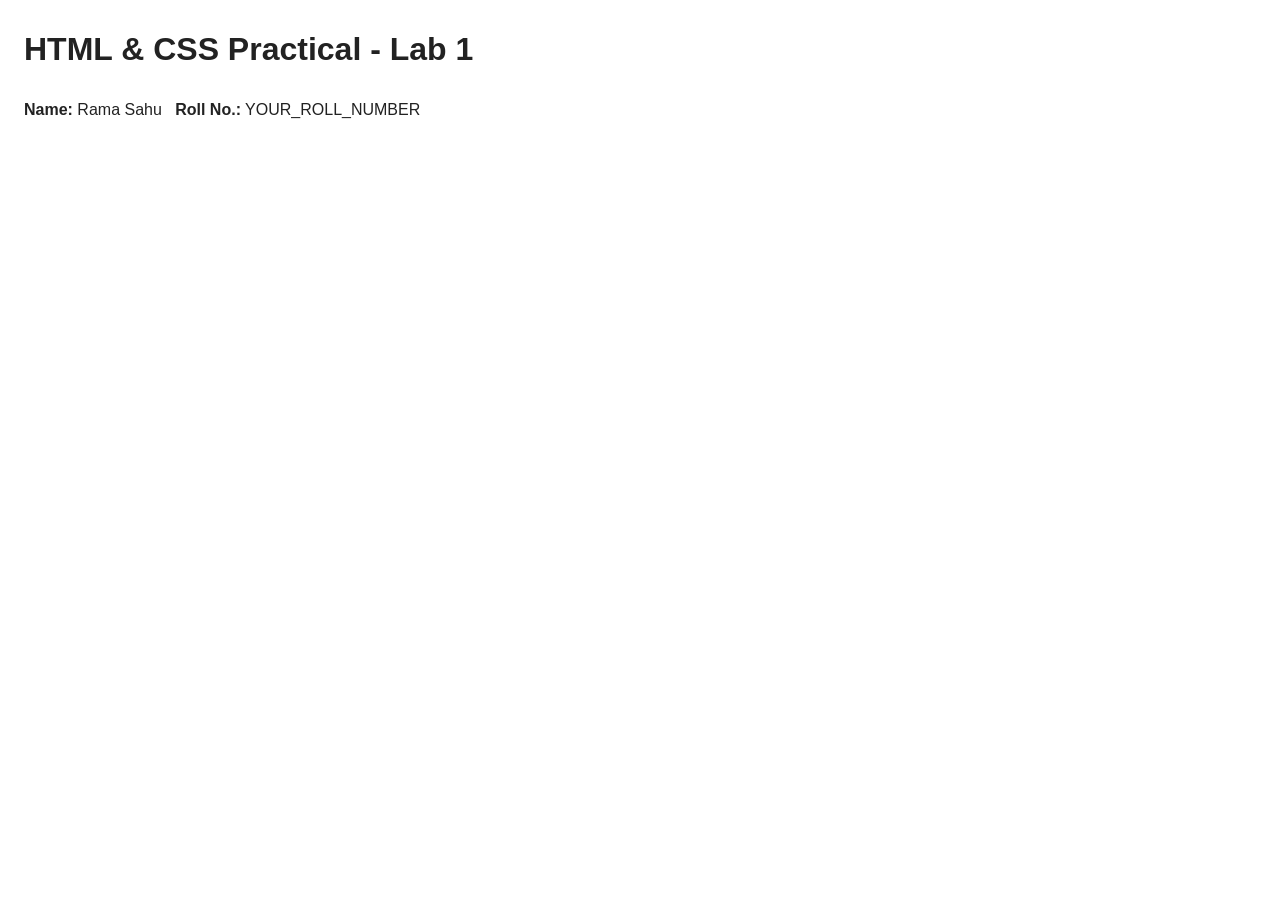
<file: Lab1/index.html>
<!DOCTYPE html>
<html lang="en">
<head>
  <meta charset="UTF-8">
  <meta name="viewport" content="width=device-width, initial-scale=1.0">
  <title>HTML & CSS Practical - Lab 1</title>
  <link rel="stylesheet" href="style.css">
  <style>
    body { font-family: Arial, sans-serif; line-height: 1.6; margin: 24px; color: #222; }
    .practical-task { padding: 18px; margin: 18px 0; border: 1px solid #d5dbe3; border-radius: 10px; }
    .practical-task h2 { color: #1d3557; }
    img { max-width: 100%; }
    table { border-collapse: collapse; }
    th, td { padding: 8px 12px; }
  </style>
</head>
<body>
  <header>
    <h1>HTML & CSS Practical - Lab 1</h1>
    <p><strong>Name:</strong> Rama Sahu &nbsp; <strong>Roll No.:</strong> YOUR_ROLL_NUMBER</p>
  </header>

</body>
</html>
</file>
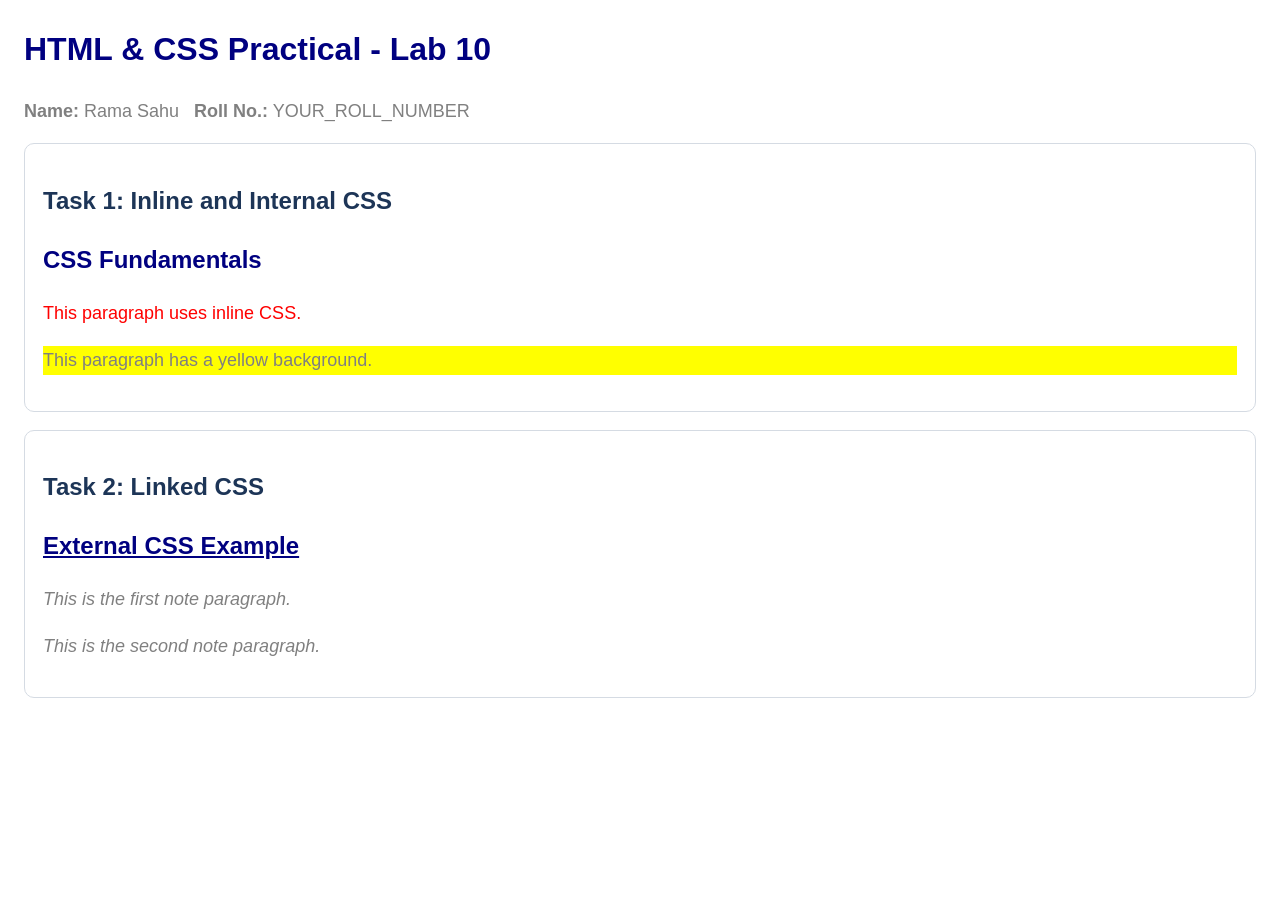
<file: Lab10/index.html>
<!DOCTYPE html>
<html lang="en">
<head>
  <meta charset="UTF-8">
  <meta name="viewport" content="width=device-width, initial-scale=1.0">
  <title>HTML & CSS Practical - Lab 10</title>
  <link rel="stylesheet" href="style.css">
  <style>
    body { font-family: Arial, sans-serif; line-height: 1.6; margin: 24px; color: #222; }
    .practical-task { padding: 18px; margin: 18px 0; border: 1px solid #d5dbe3; border-radius: 10px; }
    .practical-task h2 { color: #1d3557; }
    img { max-width: 100%; }
    table { border-collapse: collapse; }
    th, td { padding: 8px 12px; }
  </style>
</head>
<body>
  <header>
    <h1>HTML & CSS Practical - Lab 10</h1>
    <p><strong>Name:</strong> Rama Sahu &nbsp; <strong>Roll No.:</strong> YOUR_ROLL_NUMBER</p>
  </header>

  <section class="practical-task" id="task-1">
    <h2>Task 1: Inline and Internal CSS</h2>
    <h1>CSS Fundamentals</h1>
  <p style="color: red;">This paragraph uses inline CSS.</p>
  <p class="highlight">This paragraph has a yellow background.</p>
  </section>

  <section class="practical-task" id="task-2">
    <h2>Task 2: Linked CSS</h2>
    <h1 id="title">External CSS Example</h1>
  <p class="note">This is the first note paragraph.</p>
  <p class="note">This is the second note paragraph.</p>
  </section>
</body>
</html>
</file>
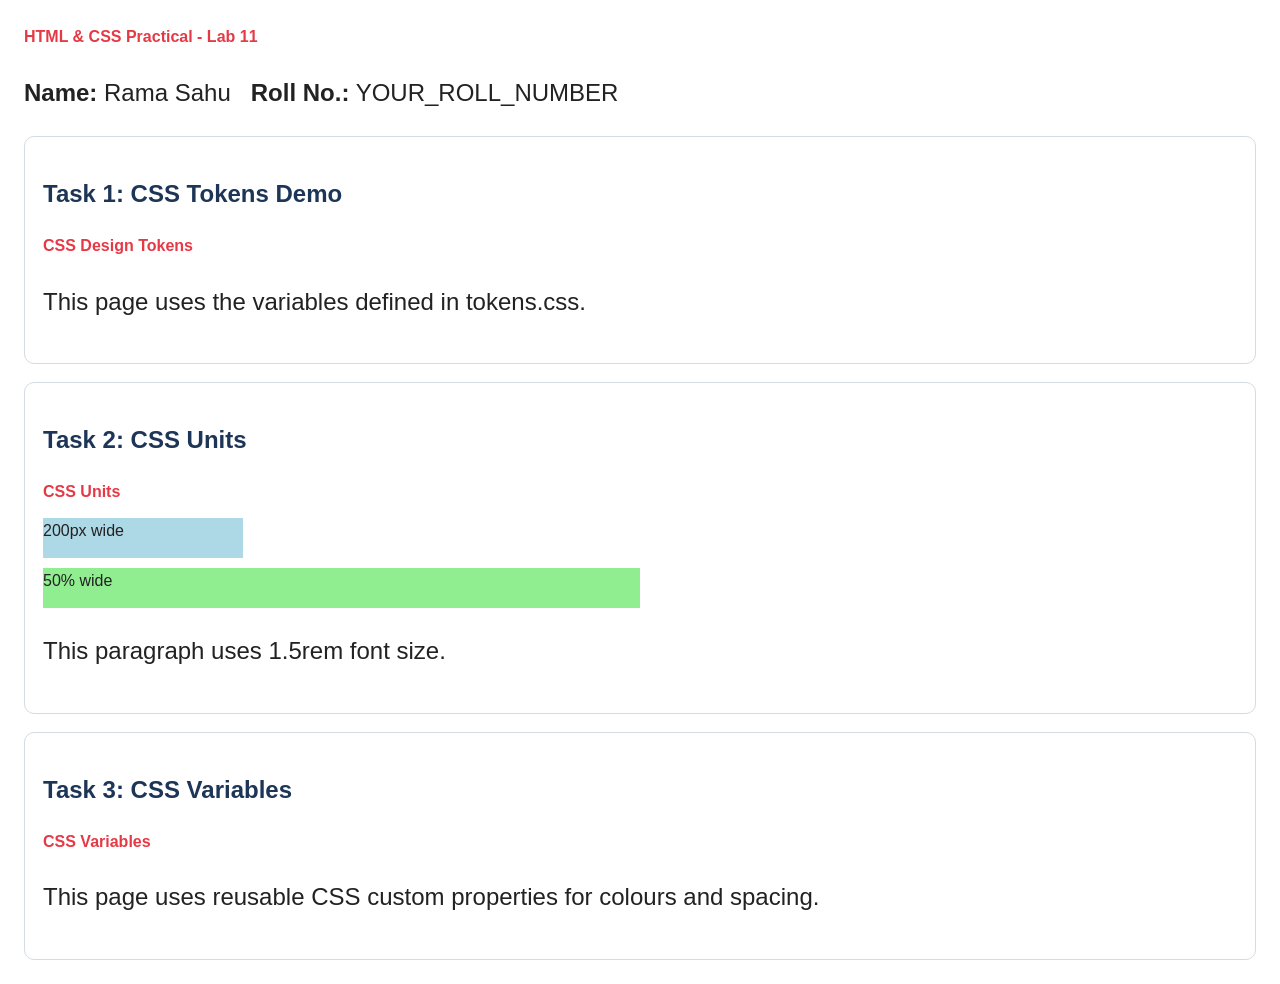
<file: Lab11/index.html>
<!DOCTYPE html>
<html lang="en">
<head>
  <meta charset="UTF-8">
  <meta name="viewport" content="width=device-width, initial-scale=1.0">
  <title>HTML & CSS Practical - Lab 11</title>
  <link rel="stylesheet" href="style.css">
  <style>
    body { font-family: Arial, sans-serif; line-height: 1.6; margin: 24px; color: #222; }
    .practical-task { padding: 18px; margin: 18px 0; border: 1px solid #d5dbe3; border-radius: 10px; }
    .practical-task h2 { color: #1d3557; }
    img { max-width: 100%; }
    table { border-collapse: collapse; }
    th, td { padding: 8px 12px; }
  </style>
</head>
<body>
  <header>
    <h1>HTML & CSS Practical - Lab 11</h1>
    <p><strong>Name:</strong> Rama Sahu &nbsp; <strong>Roll No.:</strong> YOUR_ROLL_NUMBER</p>
  </header>

  <section class="practical-task" id="task-1">
    <h2>Task 1: CSS Tokens Demo</h2>
    <h1>CSS Design Tokens</h1>
  <p>This page uses the variables defined in tokens.css.</p>
  </section>

  <section class="practical-task" id="task-2">
    <h2>Task 2: CSS Units</h2>
    <h1>CSS Units</h1>
  <div class="pixel-box">200px wide</div>
  <div class="percent-box">50% wide</div>
  <p>This paragraph uses 1.5rem font size.</p>
  </section>

  <section class="practical-task" id="task-3">
    <h2>Task 3: CSS Variables</h2>
    <h1>CSS Variables</h1>
  <p>This page uses reusable CSS custom properties for colours and spacing.</p>
  </section>
</body>
</html>
</file>
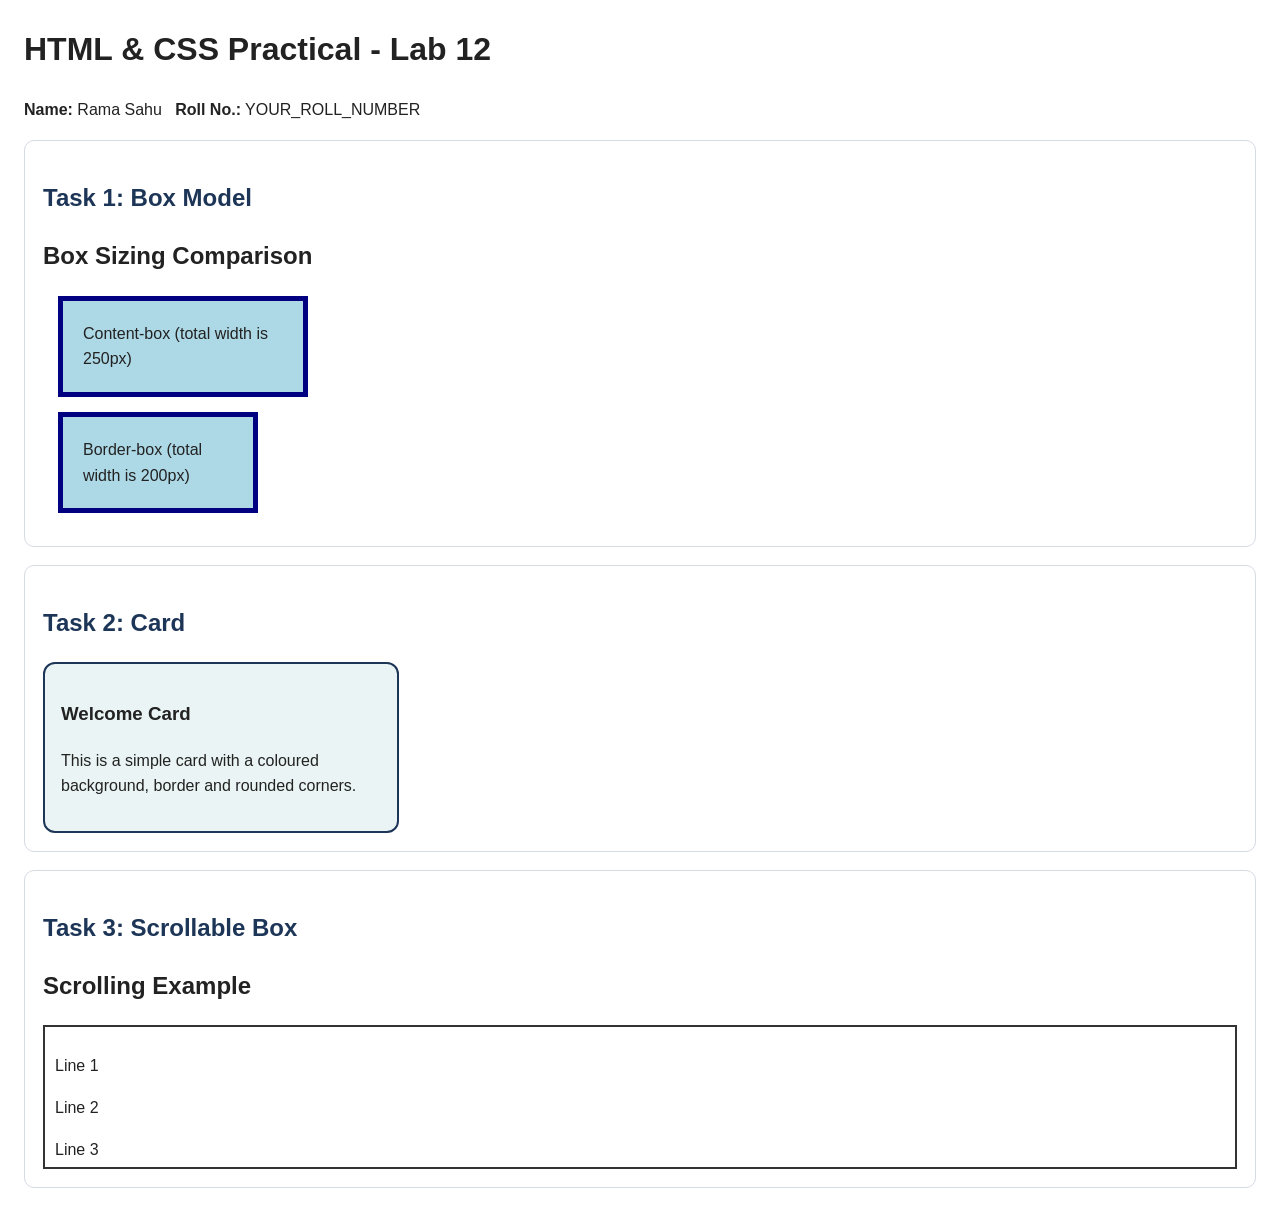
<file: Lab12/index.html>
<!DOCTYPE html>
<html lang="en">
<head>
  <meta charset="UTF-8">
  <meta name="viewport" content="width=device-width, initial-scale=1.0">
  <title>HTML & CSS Practical - Lab 12</title>
  <link rel="stylesheet" href="style.css">
  <style>
    body { font-family: Arial, sans-serif; line-height: 1.6; margin: 24px; color: #222; }
    .practical-task { padding: 18px; margin: 18px 0; border: 1px solid #d5dbe3; border-radius: 10px; }
    .practical-task h2 { color: #1d3557; }
    img { max-width: 100%; }
    table { border-collapse: collapse; }
    th, td { padding: 8px 12px; }
  </style>
</head>
<body>
  <header>
    <h1>HTML & CSS Practical - Lab 12</h1>
    <p><strong>Name:</strong> Rama Sahu &nbsp; <strong>Roll No.:</strong> YOUR_ROLL_NUMBER</p>
  </header>

  <section class="practical-task" id="task-1">
    <h2>Task 1: Box Model</h2>
    <h1>Box Sizing Comparison</h1>
  <div class="box content-box">Content-box (total width is 250px)</div>
  <div class="box border-box">Border-box (total width is 200px)</div>
  </section>

  <section class="practical-task" id="task-2">
    <h2>Task 2: Card</h2>
    <div class="card">
    <h3>Welcome Card</h3>
    <p>This is a simple card with a coloured background, border and rounded corners.</p>
  </div>
  </section>

  <section class="practical-task" id="task-3">
    <h2>Task 3: Scrollable Box</h2>
    <h1>Scrolling Example</h1>
  <div class="scroll-box">
    <p>Line 1</p>
    <p>Line 2</p>
    <p>Line 3</p>
    <p>Line 4</p>
    <p>Line 5</p>
  </div>
  </section>
</body>
</html>
</file>
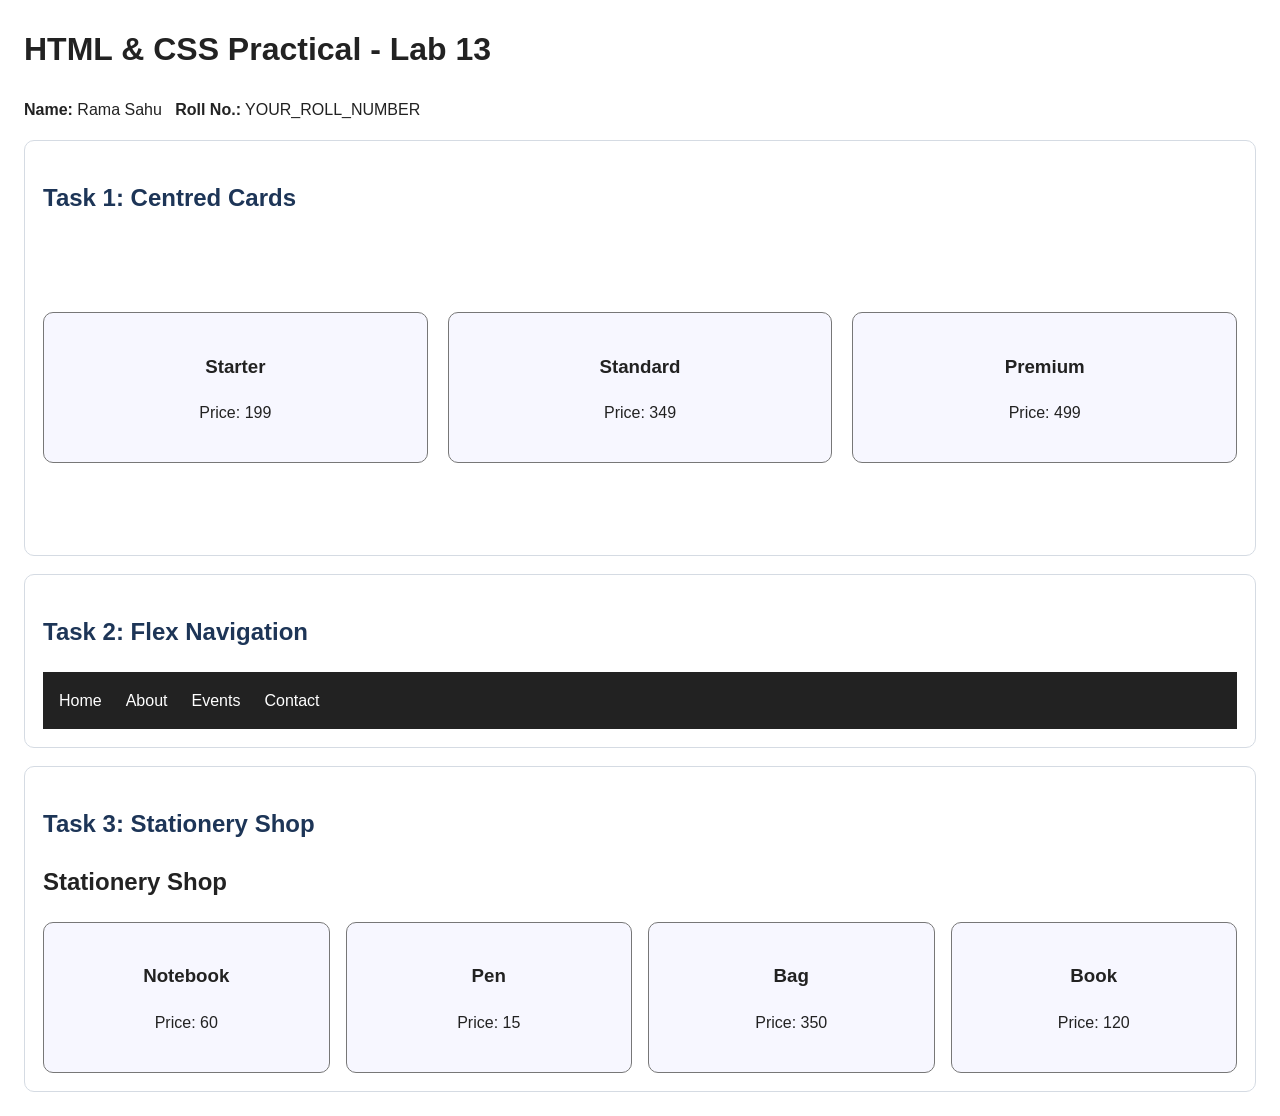
<file: Lab13/index.html>
<!DOCTYPE html>
<html lang="en">
<head>
  <meta charset="UTF-8">
  <meta name="viewport" content="width=device-width, initial-scale=1.0">
  <title>HTML & CSS Practical - Lab 13</title>
  <link rel="stylesheet" href="style.css">
  <style>
    body { font-family: Arial, sans-serif; line-height: 1.6; margin: 24px; color: #222; }
    .practical-task { padding: 18px; margin: 18px 0; border: 1px solid #d5dbe3; border-radius: 10px; }
    .practical-task h2 { color: #1d3557; }
    img { max-width: 100%; }
    table { border-collapse: collapse; }
    th, td { padding: 8px 12px; }
  </style>
</head>
<body>
  <header>
    <h1>HTML & CSS Practical - Lab 13</h1>
    <p><strong>Name:</strong> Rama Sahu &nbsp; <strong>Roll No.:</strong> YOUR_ROLL_NUMBER</p>
  </header>

  <section class="practical-task" id="task-1">
    <h2>Task 1: Centred Cards</h2>
    <div class="row">
    <div class="card"><h3>Starter</h3><p>Price: 199</p></div>
    <div class="card"><h3>Standard</h3><p>Price: 349</p></div>
    <div class="card"><h3>Premium</h3><p>Price: 499</p></div>
  </div>
  </section>

  <section class="practical-task" id="task-2">
    <h2>Task 2: Flex Navigation</h2>
    <nav>
    <a href="#home">Home</a><a href="#about">About</a><a href="#events">Events</a><a href="#contact">Contact</a>
  </nav>
  </section>

  <section class="practical-task" id="task-3">
    <h2>Task 3: Stationery Shop</h2>
    <h1>Stationery Shop</h1>
  <div class="cards">
    <div class="card"><h3>Notebook</h3><p>Price: 60</p></div>
    <div class="card"><h3>Pen</h3><p>Price: 15</p></div>
    <div class="card"><h3>Bag</h3><p>Price: 350</p></div>
    <div class="card"><h3>Book</h3><p>Price: 120</p></div>
  </div>
  </section>
</body>
</html>
</file>
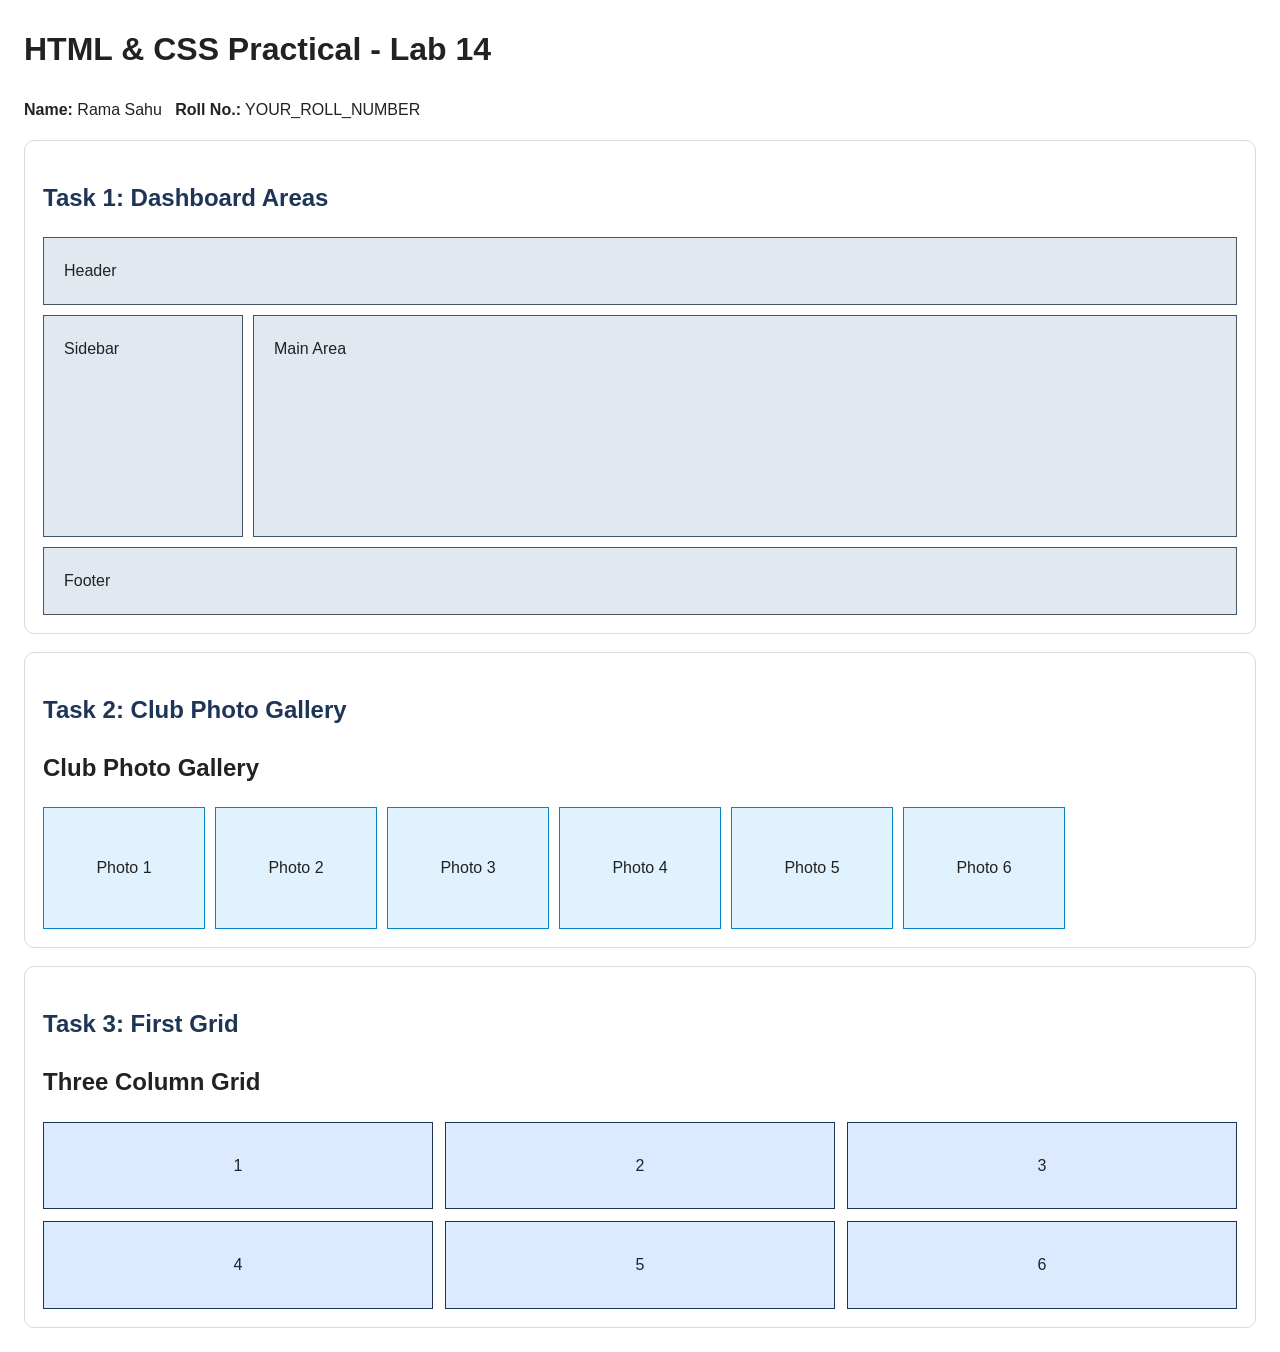
<file: Lab14/index.html>
<!DOCTYPE html>
<html lang="en">
<head>
  <meta charset="UTF-8">
  <meta name="viewport" content="width=device-width, initial-scale=1.0">
  <title>HTML & CSS Practical - Lab 14</title>
  <link rel="stylesheet" href="style.css">
  <style>
    body { font-family: Arial, sans-serif; line-height: 1.6; margin: 24px; color: #222; }
    .practical-task { padding: 18px; margin: 18px 0; border: 1px solid #d5dbe3; border-radius: 10px; }
    .practical-task h2 { color: #1d3557; }
    img { max-width: 100%; }
    table { border-collapse: collapse; }
    th, td { padding: 8px 12px; }
  </style>
</head>
<body>
  <header>
    <h1>HTML & CSS Practical - Lab 14</h1>
    <p><strong>Name:</strong> Rama Sahu &nbsp; <strong>Roll No.:</strong> YOUR_ROLL_NUMBER</p>
  </header>

  <section class="practical-task" id="task-1">
    <h2>Task 1: Dashboard Areas</h2>
    <div class="dashboard">
    <div class="header">Header</div>
    <div class="sidebar">Sidebar</div>
    <div class="main">Main Area</div>
    <div class="footer">Footer</div>
  </div>
  </section>

  <section class="practical-task" id="task-2">
    <h2>Task 2: Club Photo Gallery</h2>
    <h1>Club Photo Gallery</h1>
  <div class="gallery">
    <div class="photo">Photo 1</div><div class="photo">Photo 2</div><div class="photo">Photo 3</div>
    <div class="photo">Photo 4</div><div class="photo">Photo 5</div><div class="photo">Photo 6</div>
  </div>
  </section>

  <section class="practical-task" id="task-3">
    <h2>Task 3: First Grid</h2>
    <h1>Three Column Grid</h1>
  <div class="grid">
    <div class="box">1</div><div class="box">2</div><div class="box">3</div>
    <div class="box">4</div><div class="box">5</div><div class="box">6</div>
  </div>
  </section>
</body>
</html>
</file>
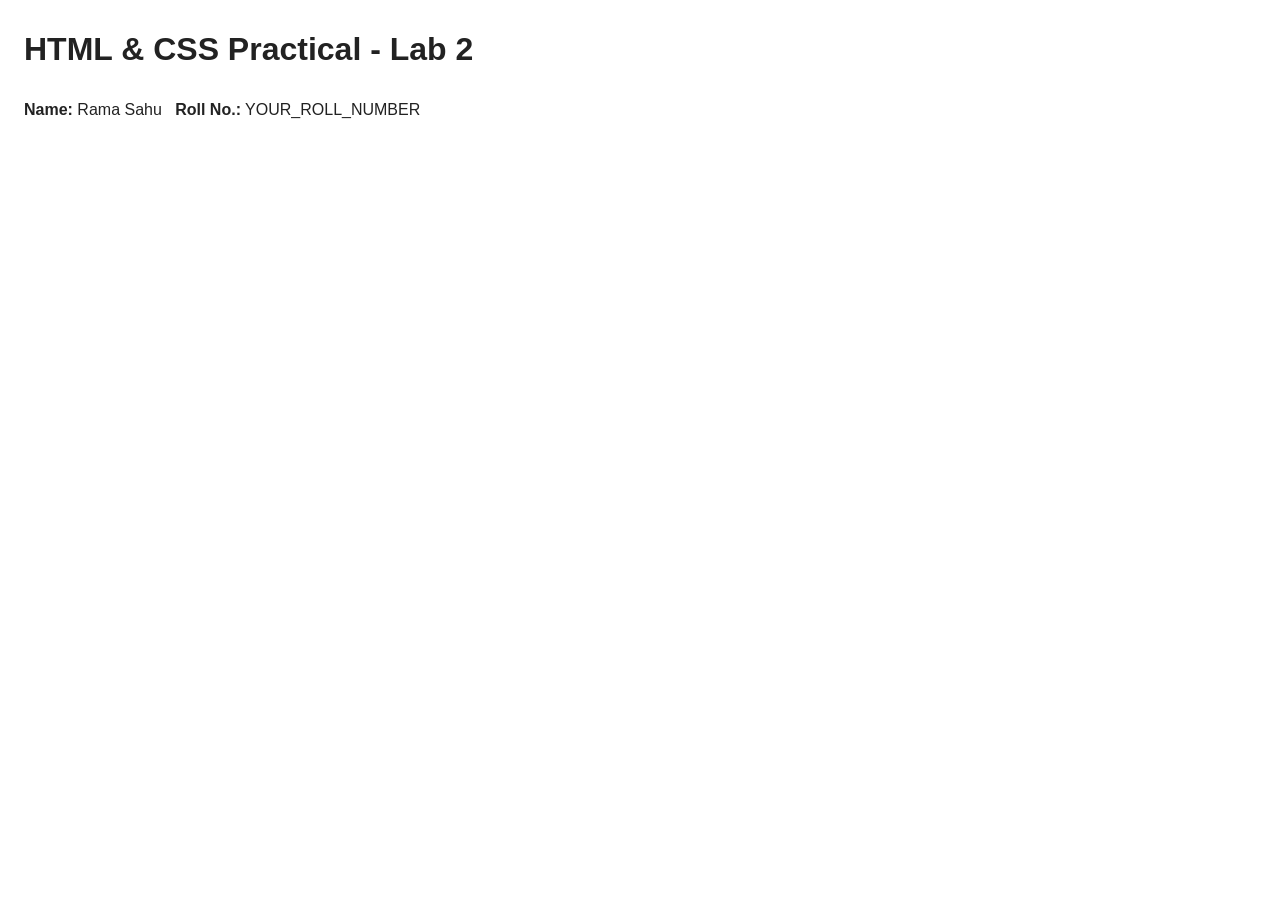
<file: Lab2/index.html>
<!DOCTYPE html>
<html lang="en">
<head>
  <meta charset="UTF-8">
  <meta name="viewport" content="width=device-width, initial-scale=1.0">
  <title>HTML & CSS Practical - Lab 2</title>
  <link rel="stylesheet" href="style.css">
  <style>
    body { font-family: Arial, sans-serif; line-height: 1.6; margin: 24px; color: #222; }
    .practical-task { padding: 18px; margin: 18px 0; border: 1px solid #d5dbe3; border-radius: 10px; }
    .practical-task h2 { color: #1d3557; }
    img { max-width: 100%; }
    table { border-collapse: collapse; }
    th, td { padding: 8px 12px; }
  </style>
</head>
<body>
  <header>
    <h1>HTML & CSS Practical - Lab 2</h1>
    <p><strong>Name:</strong> Rama Sahu &nbsp; <strong>Roll No.:</strong> YOUR_ROLL_NUMBER</p>
  </header>

</body>
</html>
</file>
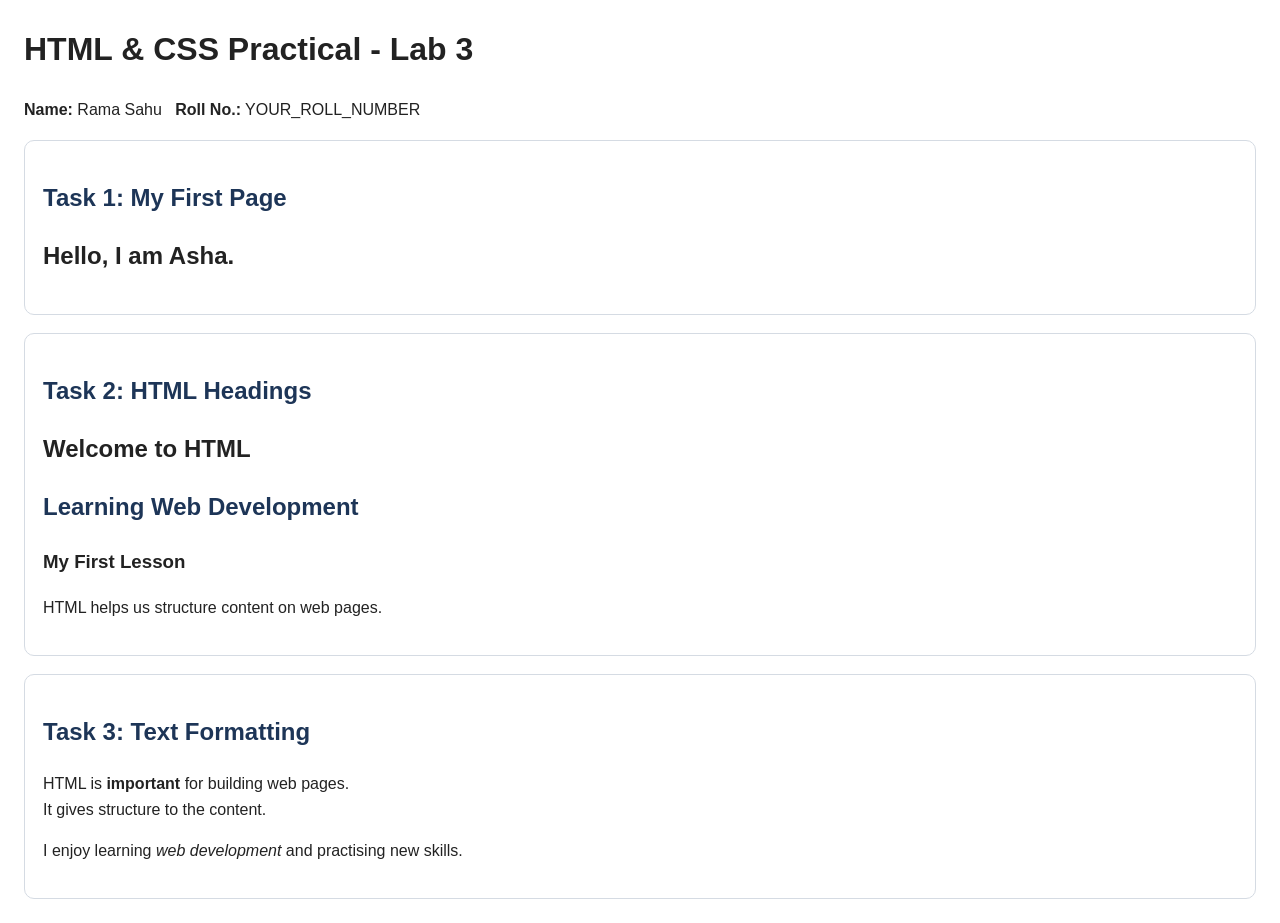
<file: Lab3/index.html>
<!DOCTYPE html>
<html lang="en">
<head>
  <meta charset="UTF-8">
  <meta name="viewport" content="width=device-width, initial-scale=1.0">
  <title>HTML & CSS Practical - Lab 3</title>
  <link rel="stylesheet" href="style.css">
  <style>
    body { font-family: Arial, sans-serif; line-height: 1.6; margin: 24px; color: #222; }
    .practical-task { padding: 18px; margin: 18px 0; border: 1px solid #d5dbe3; border-radius: 10px; }
    .practical-task h2 { color: #1d3557; }
    img { max-width: 100%; }
    table { border-collapse: collapse; }
    th, td { padding: 8px 12px; }
  </style>
</head>
<body>
  <header>
    <h1>HTML & CSS Practical - Lab 3</h1>
    <p><strong>Name:</strong> Rama Sahu &nbsp; <strong>Roll No.:</strong> YOUR_ROLL_NUMBER</p>
  </header>

  <section class="practical-task" id="task-1">
    <h2>Task 1: My First Page</h2>
    <h1>Hello, I am Asha.</h1>
  </section>

  <section class="practical-task" id="task-2">
    <h2>Task 2: HTML Headings</h2>
    <h1>Welcome to HTML</h1>
  <h2>Learning Web Development</h2>
  <h3>My First Lesson</h3>
  <p>HTML helps us structure content on web pages.</p>
  </section>

  <section class="practical-task" id="task-3">
    <h2>Task 3: Text Formatting</h2>
    <p>HTML is <strong>important</strong> for building web pages.<br>
    It gives structure to the content.</p>
  <p>I enjoy learning <em>web development</em> and practising new skills.</p>
  </section>
</body>
</html>
</file>
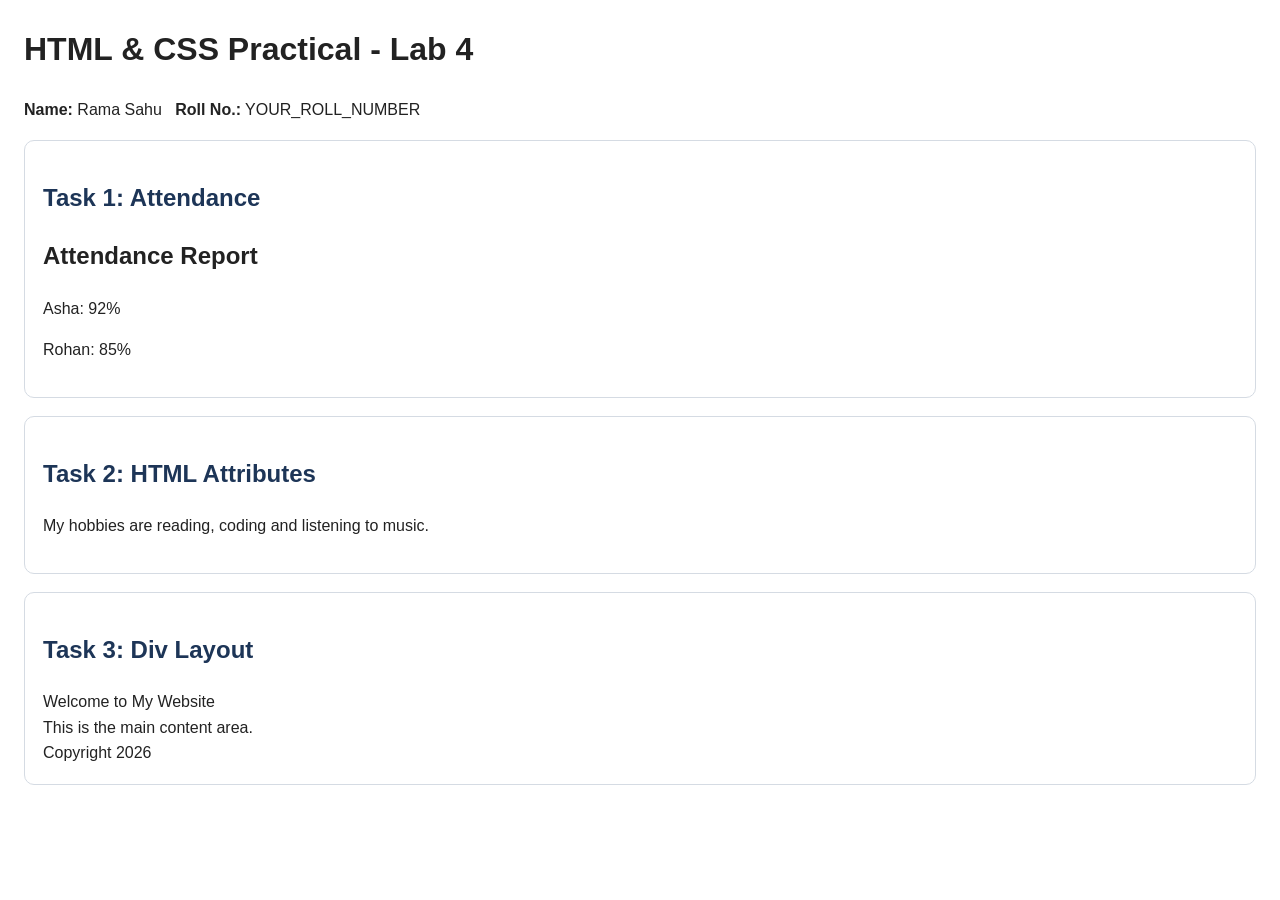
<file: Lab4/index.html>
<!DOCTYPE html>
<html lang="en">
<head>
  <meta charset="UTF-8">
  <meta name="viewport" content="width=device-width, initial-scale=1.0">
  <title>HTML & CSS Practical - Lab 4</title>
  <link rel="stylesheet" href="style.css">
  <style>
    body { font-family: Arial, sans-serif; line-height: 1.6; margin: 24px; color: #222; }
    .practical-task { padding: 18px; margin: 18px 0; border: 1px solid #d5dbe3; border-radius: 10px; }
    .practical-task h2 { color: #1d3557; }
    img { max-width: 100%; }
    table { border-collapse: collapse; }
    th, td { padding: 8px 12px; }
  </style>
</head>
<body>
  <header>
    <h1>HTML & CSS Practical - Lab 4</h1>
    <p><strong>Name:</strong> Rama Sahu &nbsp; <strong>Roll No.:</strong> YOUR_ROLL_NUMBER</p>
  </header>

  <section class="practical-task" id="task-1">
    <h2>Task 1: Attendance</h2>
    <h1>Attendance Report</h1>
  <p>Asha: 92%</p>
  <p>Rohan: 85%</p>
  </section>

  <section class="practical-task" id="task-2">
    <h2>Task 2: HTML Attributes</h2>
    <div id="profile">
    <p data-topic="hobbies">My hobbies are reading, coding and listening to music.</p>
  </div>
  </section>

  <section class="practical-task" id="task-3">
    <h2>Task 3: Div Layout</h2>
    <div class="header">Welcome to My Website</div>
  <div class="main">This is the main content area.</div>
  <div class="footer">Copyright 2026</div>
  </section>
</body>
</html>
</file>
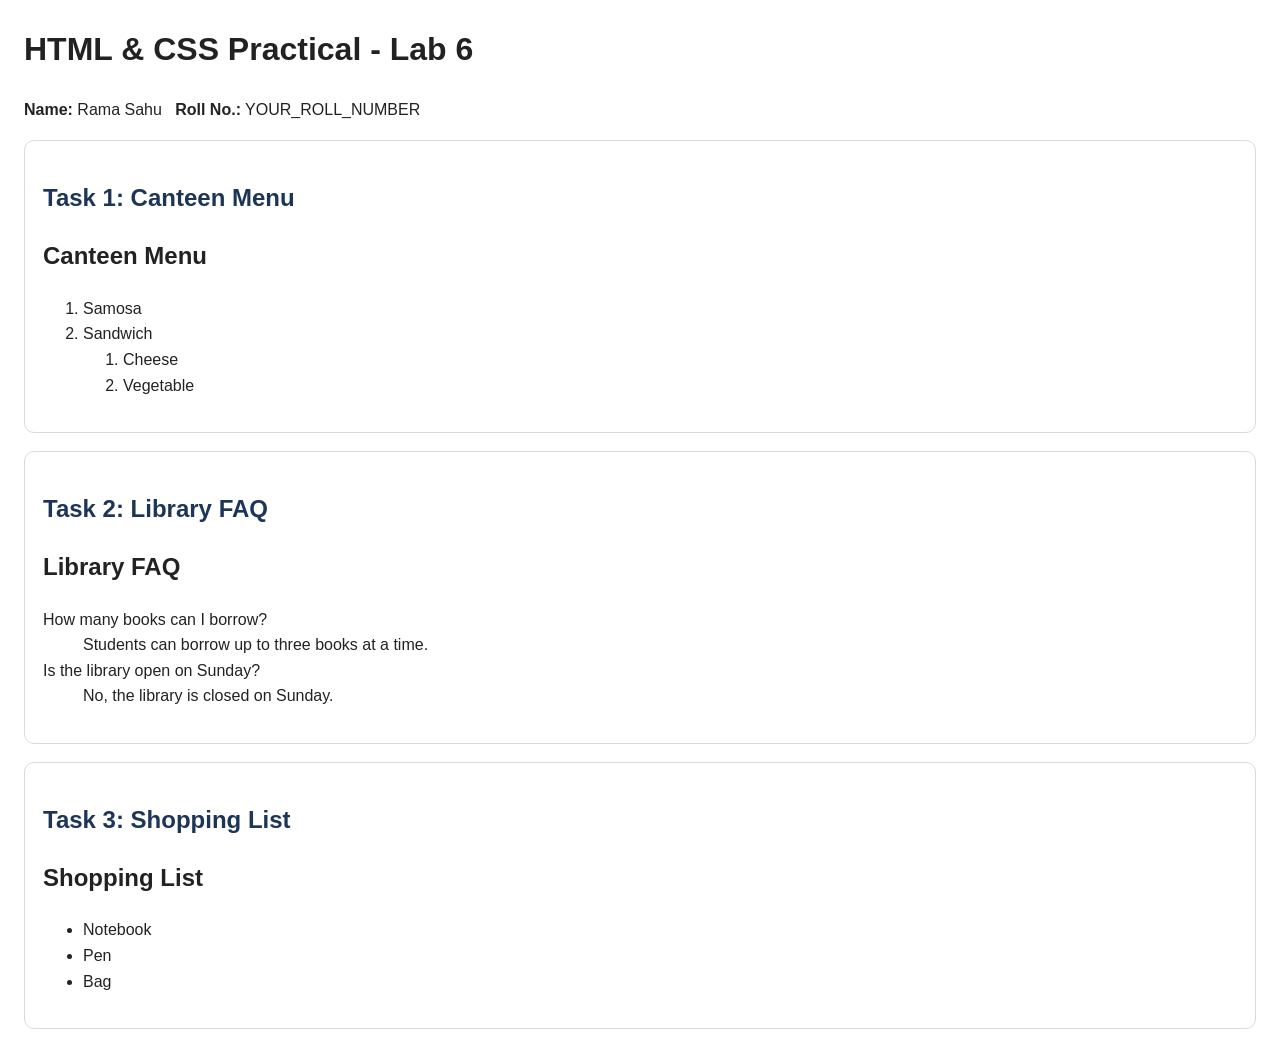
<file: Lab6/index.html>
<!DOCTYPE html>
<html lang="en">
<head>
  <meta charset="UTF-8">
  <meta name="viewport" content="width=device-width, initial-scale=1.0">
  <title>HTML & CSS Practical - Lab 6</title>
  <link rel="stylesheet" href="style.css">
  <style>
    body { font-family: Arial, sans-serif; line-height: 1.6; margin: 24px; color: #222; }
    .practical-task { padding: 18px; margin: 18px 0; border: 1px solid #d5dbe3; border-radius: 10px; }
    .practical-task h2 { color: #1d3557; }
    img { max-width: 100%; }
    table { border-collapse: collapse; }
    th, td { padding: 8px 12px; }
  </style>
</head>
<body>
  <header>
    <h1>HTML & CSS Practical - Lab 6</h1>
    <p><strong>Name:</strong> Rama Sahu &nbsp; <strong>Roll No.:</strong> YOUR_ROLL_NUMBER</p>
  </header>

  <section class="practical-task" id="task-1">
    <h2>Task 1: Canteen Menu</h2>
    <h1>Canteen Menu</h1>
  <ol>
    <li>Samosa</li>
    <li>Sandwich
      <ol><li>Cheese</li><li>Vegetable</li></ol>
    </li>
  </ol>
  </section>

  <section class="practical-task" id="task-2">
    <h2>Task 2: Library FAQ</h2>
    <h1>Library FAQ</h1>
  <dl>
    <dt>How many books can I borrow?</dt>
    <dd>Students can borrow up to three books at a time.</dd>
    <dt>Is the library open on Sunday?</dt>
    <dd>No, the library is closed on Sunday.</dd>
  </dl>
  </section>

  <section class="practical-task" id="task-3">
    <h2>Task 3: Shopping List</h2>
    <h1>Shopping List</h1>
  <ul><li>Notebook</li><li>Pen</li><li>Bag</li></ul>
  </section>
</body>
</html>
</file>
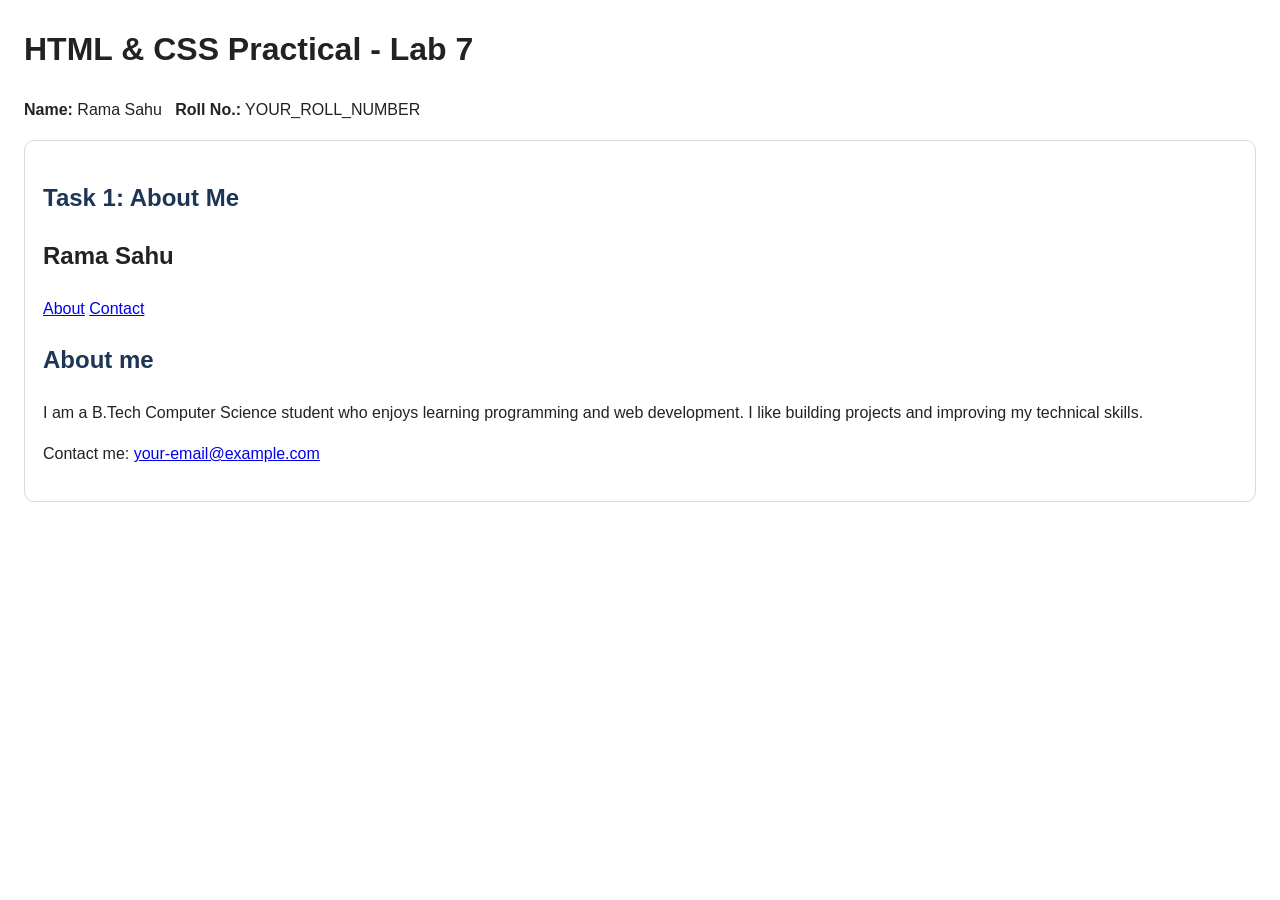
<file: Lab7/index.html>
<!DOCTYPE html>
<html lang="en">
<head>
  <meta charset="UTF-8">
  <meta name="viewport" content="width=device-width, initial-scale=1.0">
  <title>HTML & CSS Practical - Lab 7</title>
  <link rel="stylesheet" href="style.css">
  <style>
    body { font-family: Arial, sans-serif; line-height: 1.6; margin: 24px; color: #222; }
    .practical-task { padding: 18px; margin: 18px 0; border: 1px solid #d5dbe3; border-radius: 10px; }
    .practical-task h2 { color: #1d3557; }
    img { max-width: 100%; }
    table { border-collapse: collapse; }
    th, td { padding: 8px 12px; }
  </style>
</head>
<body>
  <header>
    <h1>HTML & CSS Practical - Lab 7</h1>
    <p><strong>Name:</strong> Rama Sahu &nbsp; <strong>Roll No.:</strong> YOUR_ROLL_NUMBER</p>
  </header>

  <section class="practical-task" id="task-1">
    <h2>Task 1: About Me</h2>
    <header>
    <h1>Rama Sahu</h1>
    <nav>
      <a href="#about">About</a>
      <a href="#contact">Contact</a>
    </nav>
  </header>
  <main>
    <section id="about">
      <h2>About me</h2>
      <p>I am a B.Tech Computer Science student who enjoys learning programming and web development. I like building projects and improving my technical skills.</p>
    </section>
  </main>
  <footer id="contact">
    <p>Contact me: <a href="mailto:your-email@example.com">your-email@example.com</a></p>
  </footer>
  </section>
</body>
</html>
</file>
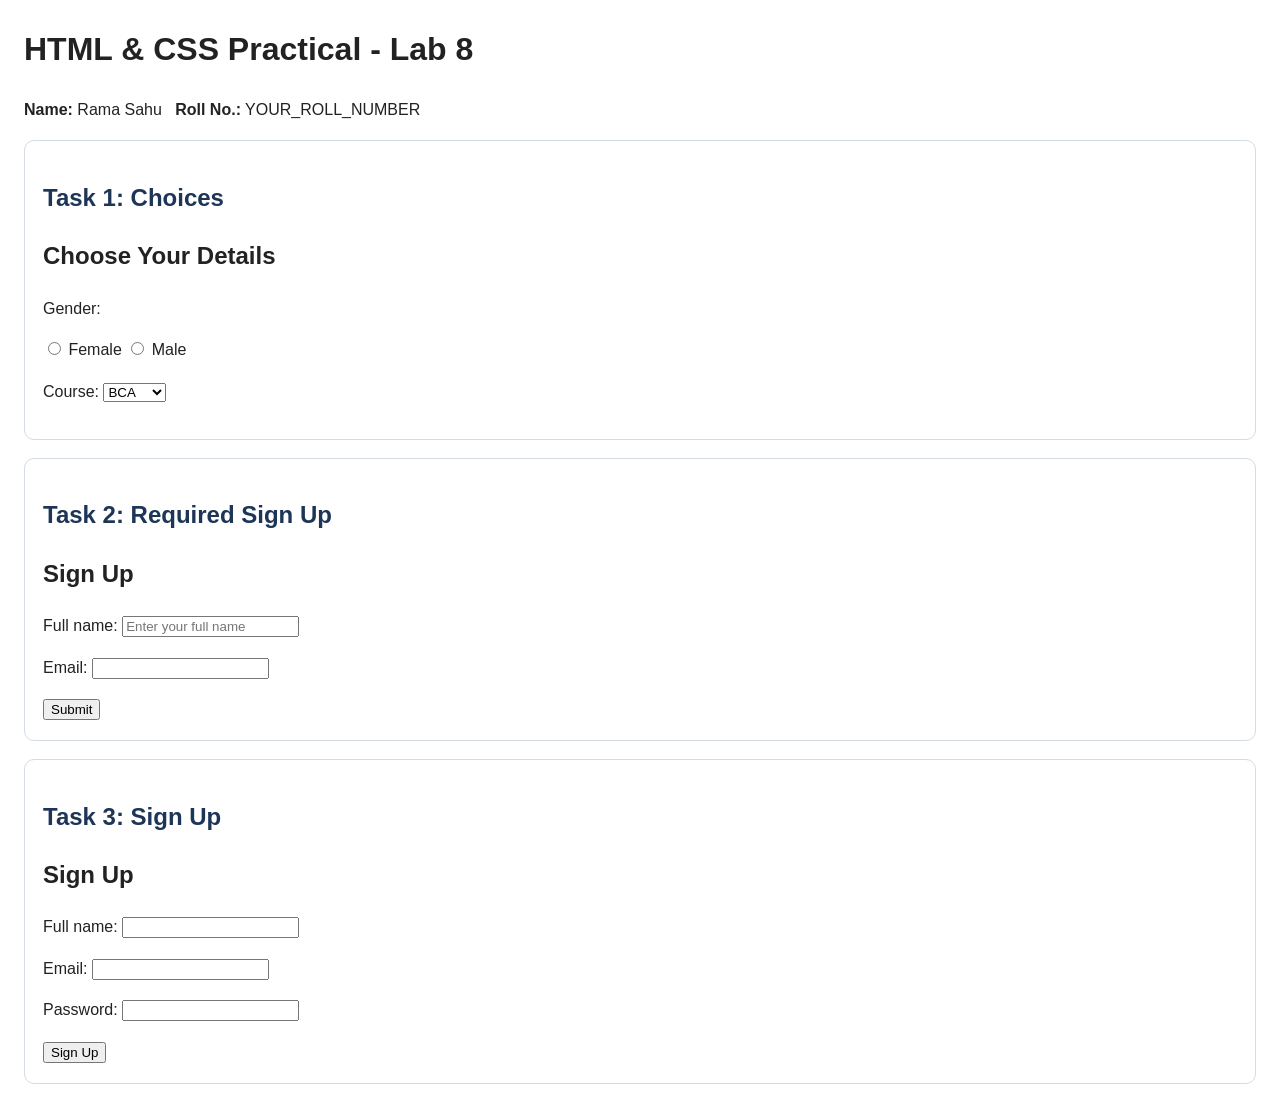
<file: Lab8/index.html>
<!DOCTYPE html>
<html lang="en">
<head>
  <meta charset="UTF-8">
  <meta name="viewport" content="width=device-width, initial-scale=1.0">
  <title>HTML & CSS Practical - Lab 8</title>
  <link rel="stylesheet" href="style.css">
  <style>
    body { font-family: Arial, sans-serif; line-height: 1.6; margin: 24px; color: #222; }
    .practical-task { padding: 18px; margin: 18px 0; border: 1px solid #d5dbe3; border-radius: 10px; }
    .practical-task h2 { color: #1d3557; }
    img { max-width: 100%; }
    table { border-collapse: collapse; }
    th, td { padding: 8px 12px; }
  </style>
</head>
<body>
  <header>
    <h1>HTML & CSS Practical - Lab 8</h1>
    <p><strong>Name:</strong> Rama Sahu &nbsp; <strong>Roll No.:</strong> YOUR_ROLL_NUMBER</p>
  </header>

  <section class="practical-task" id="task-1">
    <h2>Task 1: Choices</h2>
    <h1>Choose Your Details</h1>
  <form>
    <p>Gender:</p>
    <label><input type="radio" name="gender" value="Female"> Female</label>
    <label><input type="radio" name="gender" value="Male"> Male</label>
    <p><label for="course">Course:</label>
      <select id="course" name="course">
        <option value="BCA">BCA</option>
        <option value="B.Tech">B.Tech</option>
      </select>
    </p>
  </form>
  </section>

  <section class="practical-task" id="task-2">
    <h2>Task 2: Required Sign Up</h2>
    <h1>Sign Up</h1>
  <form>
    <p><label for="full-name">Full name:</label>
      <input type="text" id="full-name" name="fullName" placeholder="Enter your full name" required></p>
    <p><label for="email">Email:</label>
      <input type="email" id="email" name="email" required></p>
    <button type="submit">Submit</button>
  </form>
  </section>

  <section class="practical-task" id="task-3">
    <h2>Task 3: Sign Up</h2>
    <h1>Sign Up</h1>
  <form method="post" action="thanks.html">
    <p><label for="full-name">Full name:</label>
      <input type="text" id="full-name" name="fullName"></p>
    <p><label for="email">Email:</label>
      <input type="email" id="email" name="email"></p>
    <p><label for="password">Password:</label>
      <input type="password" id="password" name="password"></p>
    <button type="submit">Sign Up</button>
  </form>
  </section>
</body>
</html>
</file>
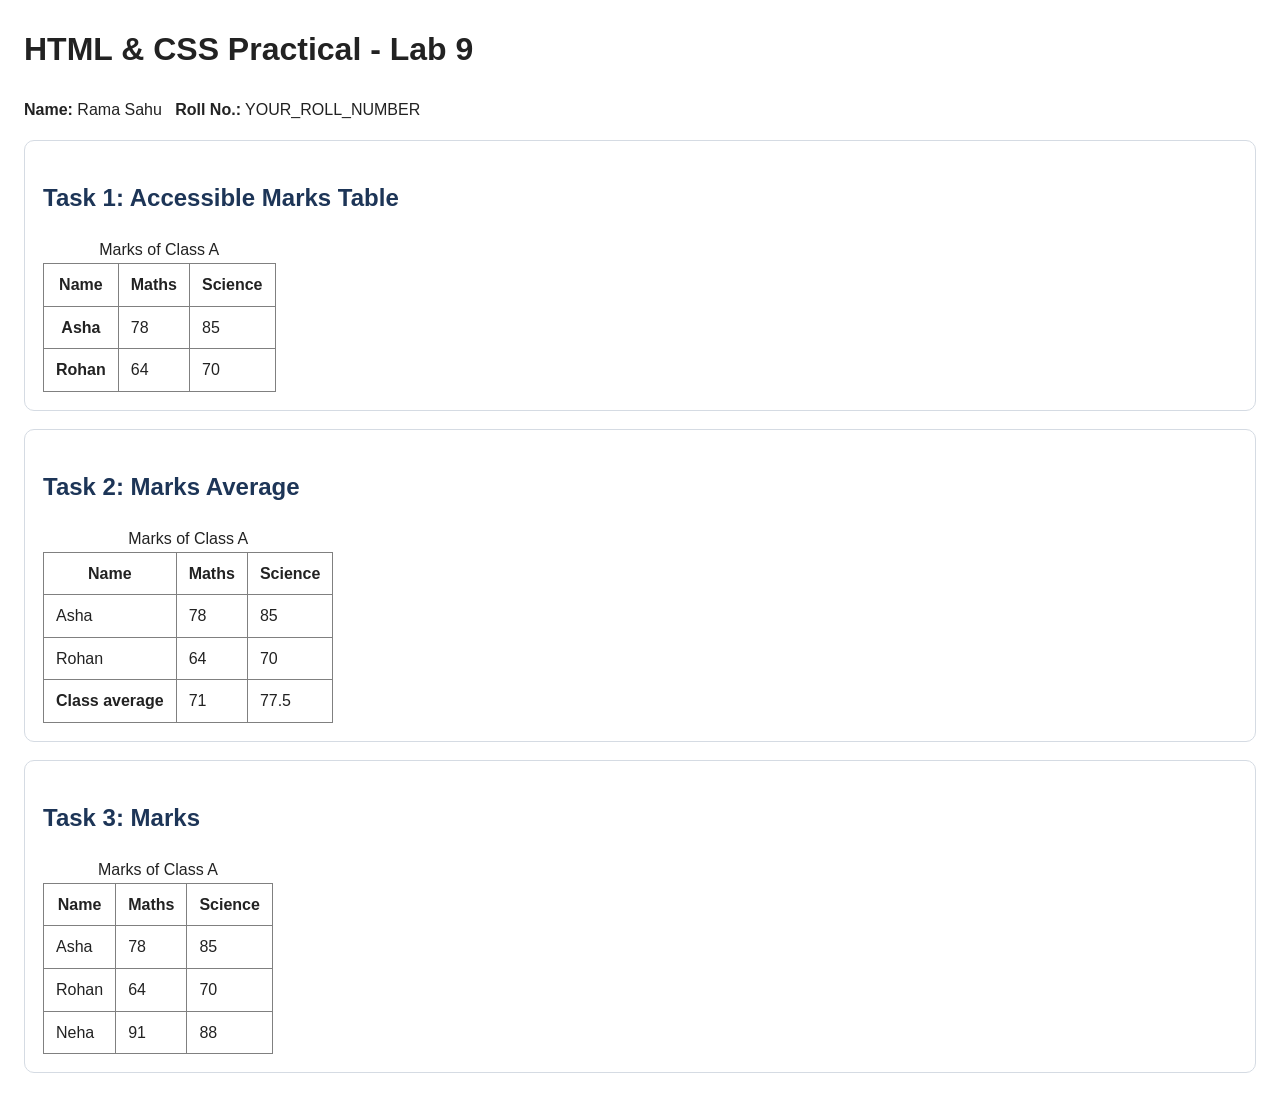
<file: Lab9/index.html>
<!DOCTYPE html>
<html lang="en">
<head>
  <meta charset="UTF-8">
  <meta name="viewport" content="width=device-width, initial-scale=1.0">
  <title>HTML & CSS Practical - Lab 9</title>
  <link rel="stylesheet" href="style.css">
  <style>
    body { font-family: Arial, sans-serif; line-height: 1.6; margin: 24px; color: #222; }
    .practical-task { padding: 18px; margin: 18px 0; border: 1px solid #d5dbe3; border-radius: 10px; }
    .practical-task h2 { color: #1d3557; }
    img { max-width: 100%; }
    table { border-collapse: collapse; }
    th, td { padding: 8px 12px; }
  </style>
</head>
<body>
  <header>
    <h1>HTML & CSS Practical - Lab 9</h1>
    <p><strong>Name:</strong> Rama Sahu &nbsp; <strong>Roll No.:</strong> YOUR_ROLL_NUMBER</p>
  </header>

  <section class="practical-task" id="task-1">
    <h2>Task 1: Accessible Marks Table</h2>
    <table border="1">
    <caption>Marks of Class A</caption>
    <thead><tr><th scope="col">Name</th><th scope="col">Maths</th><th scope="col">Science</th></tr></thead>
    <tbody>
      <tr><th scope="row">Asha</th><td>78</td><td>85</td></tr>
      <tr><th scope="row">Rohan</th><td>64</td><td>70</td></tr>
    </tbody>
  </table>
  </section>

  <section class="practical-task" id="task-2">
    <h2>Task 2: Marks Average</h2>
    <table border="1">
    <caption>Marks of Class A</caption>
    <thead><tr><th>Name</th><th>Maths</th><th>Science</th></tr></thead>
    <tbody>
      <tr><td>Asha</td><td>78</td><td>85</td></tr>
      <tr><td>Rohan</td><td>64</td><td>70</td></tr>
    </tbody>
    <tfoot><tr><th>Class average</th><td>71</td><td>77.5</td></tr></tfoot>
  </table>
  </section>

  <section class="practical-task" id="task-3">
    <h2>Task 3: Marks</h2>
    <table border="1">
    <caption>Marks of Class A</caption>
    <thead><tr><th>Name</th><th>Maths</th><th>Science</th></tr></thead>
    <tbody>
      <tr><td>Asha</td><td>78</td><td>85</td></tr>
      <tr><td>Rohan</td><td>64</td><td>70</td></tr>
      <tr><td>Neha</td><td>91</td><td>88</td></tr>
    </tbody>
  </table>
  </section>
</body>
</html>
</file>
<file: Lab1/style.css>
/* Add external CSS rules for this practical here. */
</file>
<file: Lab10/style.css>
/* Styles from inline-internal.html */
h1 { color: navy; }
    .highlight { background-color: yellow; }

/* Contents from style.css */
<!-- Name: Rama Sahu | Roll No.: YOUR_ROLL_NUMBER | Assignment: 10 -->
h1 {
  color: navy;
}

.note {
  font-style: italic;
}

#title {
  text-decoration: underline;
}

p {
  font-size: 18px;
  color: grey;
}
</file>
<file: Lab11/style.css>
/* Styles from units.html */
.pixel-box { width: 200px; height: 40px; background: lightblue; margin-bottom: 10px; }
    .percent-box { width: 50%; height: 40px; background: lightgreen; }
    p { font-size: 1.5rem; }

/* Styles from variables.html */
:root {
      --main-color: #1d3557;
      --accent-color: #e63946;
      --page-padding: 20px;
    }
    body { color: var(--main-color); padding: var(--page-padding); }
    h1 { color: var(--accent-color); }

/* Contents from tokens.css */
<!-- Name: Rama Sahu | Roll No.: YOUR_ROLL_NUMBER | Assignment: 11 -->
:root {
  --primary-color: #1d3557;
  --accent-color: #e63946;
  --heading-size: 2rem;
  --spacing: 16px;
}

body {
  color: var(--primary-color);
  padding: var(--spacing);
}

h1 {
  color: var(--accent-color);
  font-size: var(--heading-size);
}
</file>
<file: Lab12/style.css>
/* Styles from box-model.html */
.box { width: 200px; padding: 20px; border: 5px solid navy; margin: 15px; background: lightblue; }
    .content-box { box-sizing: content-box; }
    .border-box { box-sizing: border-box; }

/* Styles from card.html */
.card {
      background-color: #eaf4f4;
      border: 2px solid #1d3557;
      border-radius: 12px;
      padding: 16px;
      max-width: 320px;
    }

/* Styles from scroll.html */
.scroll-box { height: 120px; overflow: auto; border: 2px solid #333; padding: 10px; }
</file>
<file: Lab13/style.css>
/* Styles from centred-cards.html */
.row { display: flex; justify-content: center; align-items: center; gap: 20px; flex-wrap: wrap; min-height: 300px; }
    .card { width: 180px; padding: 20px; text-align: center; border: 1px solid #999; border-radius: 10px; background: #f1f5f9; }

/* Styles from nav-flex.html */
nav { display: flex; gap: 24px; background: #222; padding: 16px; }
    nav a { color: white; text-decoration: none; }

/* Styles from wrapping-cards.html */
.cards { display: flex; flex-wrap: wrap; gap: 16px; }
    .card { flex: 1 1 180px; padding: 20px; border: 1px solid #777; border-radius: 10px; background: #f7f7ff; }
</file>
<file: Lab14/style.css>
/* Styles from dashboard-areas.html */
.dashboard {
      display: grid;
      grid-template-columns: 200px 1fr;
      grid-template-areas: "header header" "sidebar main" "footer footer";
      gap: 10px;
    }
    .header { grid-area: header; }
    .sidebar { grid-area: sidebar; }
    .main { grid-area: main; min-height: 180px; }
    .footer { grid-area: footer; }
    .dashboard > div { padding: 20px; background: #e2e8f0; border: 1px solid #475569; }

/* Styles from gallery.html */
.gallery { display: grid; grid-template-columns: repeat(auto-fill, minmax(150px, 1fr)); gap: 10px; }
    .photo { min-height: 120px; display: grid; place-items: center; background: #e0f2fe; border: 1px solid #0284c7; }

/* Styles from grid-first.html */
.grid { display: grid; grid-template-columns: repeat(3, 1fr); gap: 12px; }
    .box { background: #dbeafe; padding: 30px; text-align: center; border: 1px solid #1d3557; }
</file>
<file: Lab2/style.css>
/* Add external CSS rules for this practical here. */
</file>
<file: Lab3/style.css>
/* Add external CSS rules for this practical here. */
</file>
<file: Lab4/style.css>
/* Add external CSS rules for this practical here. */
</file>
<file: Lab6/style.css>
/* Add external CSS rules for this practical here. */
</file>
<file: Lab7/style.css>
/* Add external CSS rules for this practical here. */
</file>
<file: Lab8/style.css>
/* Add external CSS rules for this practical here. */
</file>
<file: Lab9/style.css>
/* Add external CSS rules for this practical here. */
</file>
